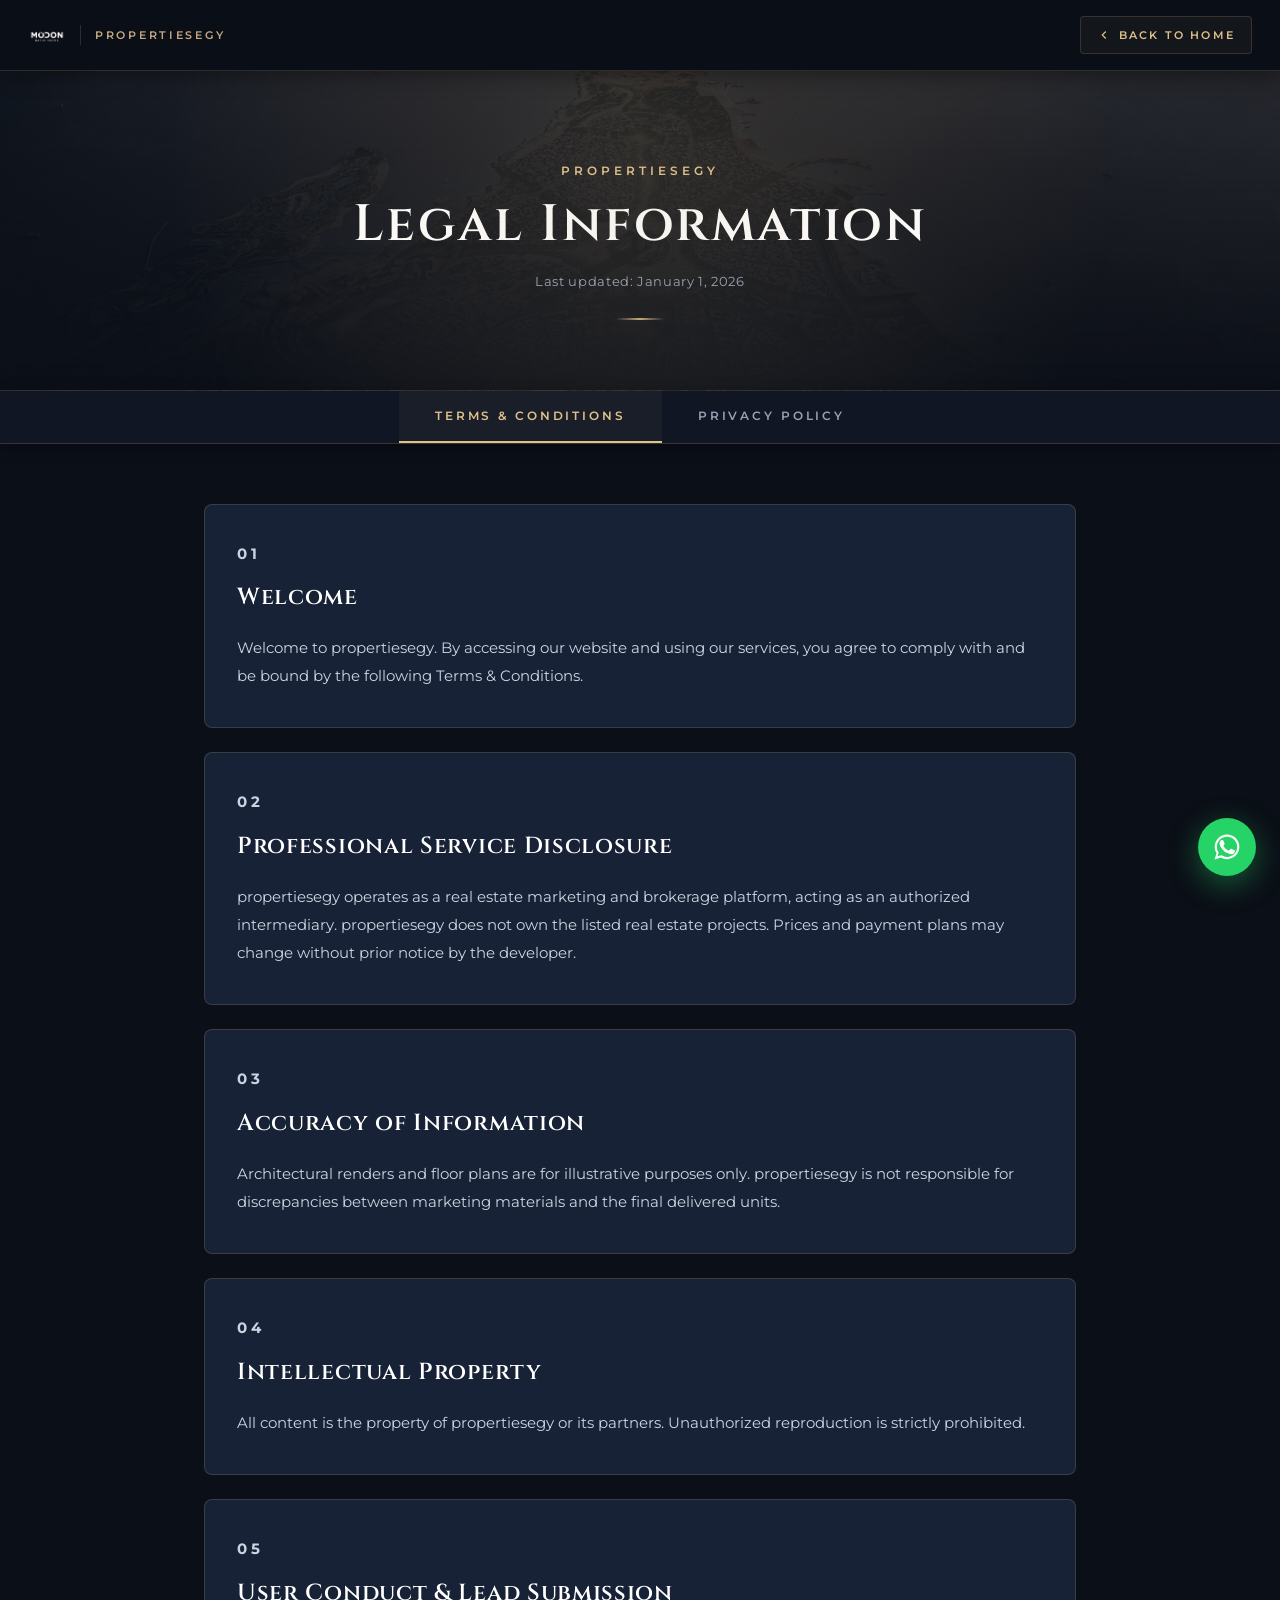
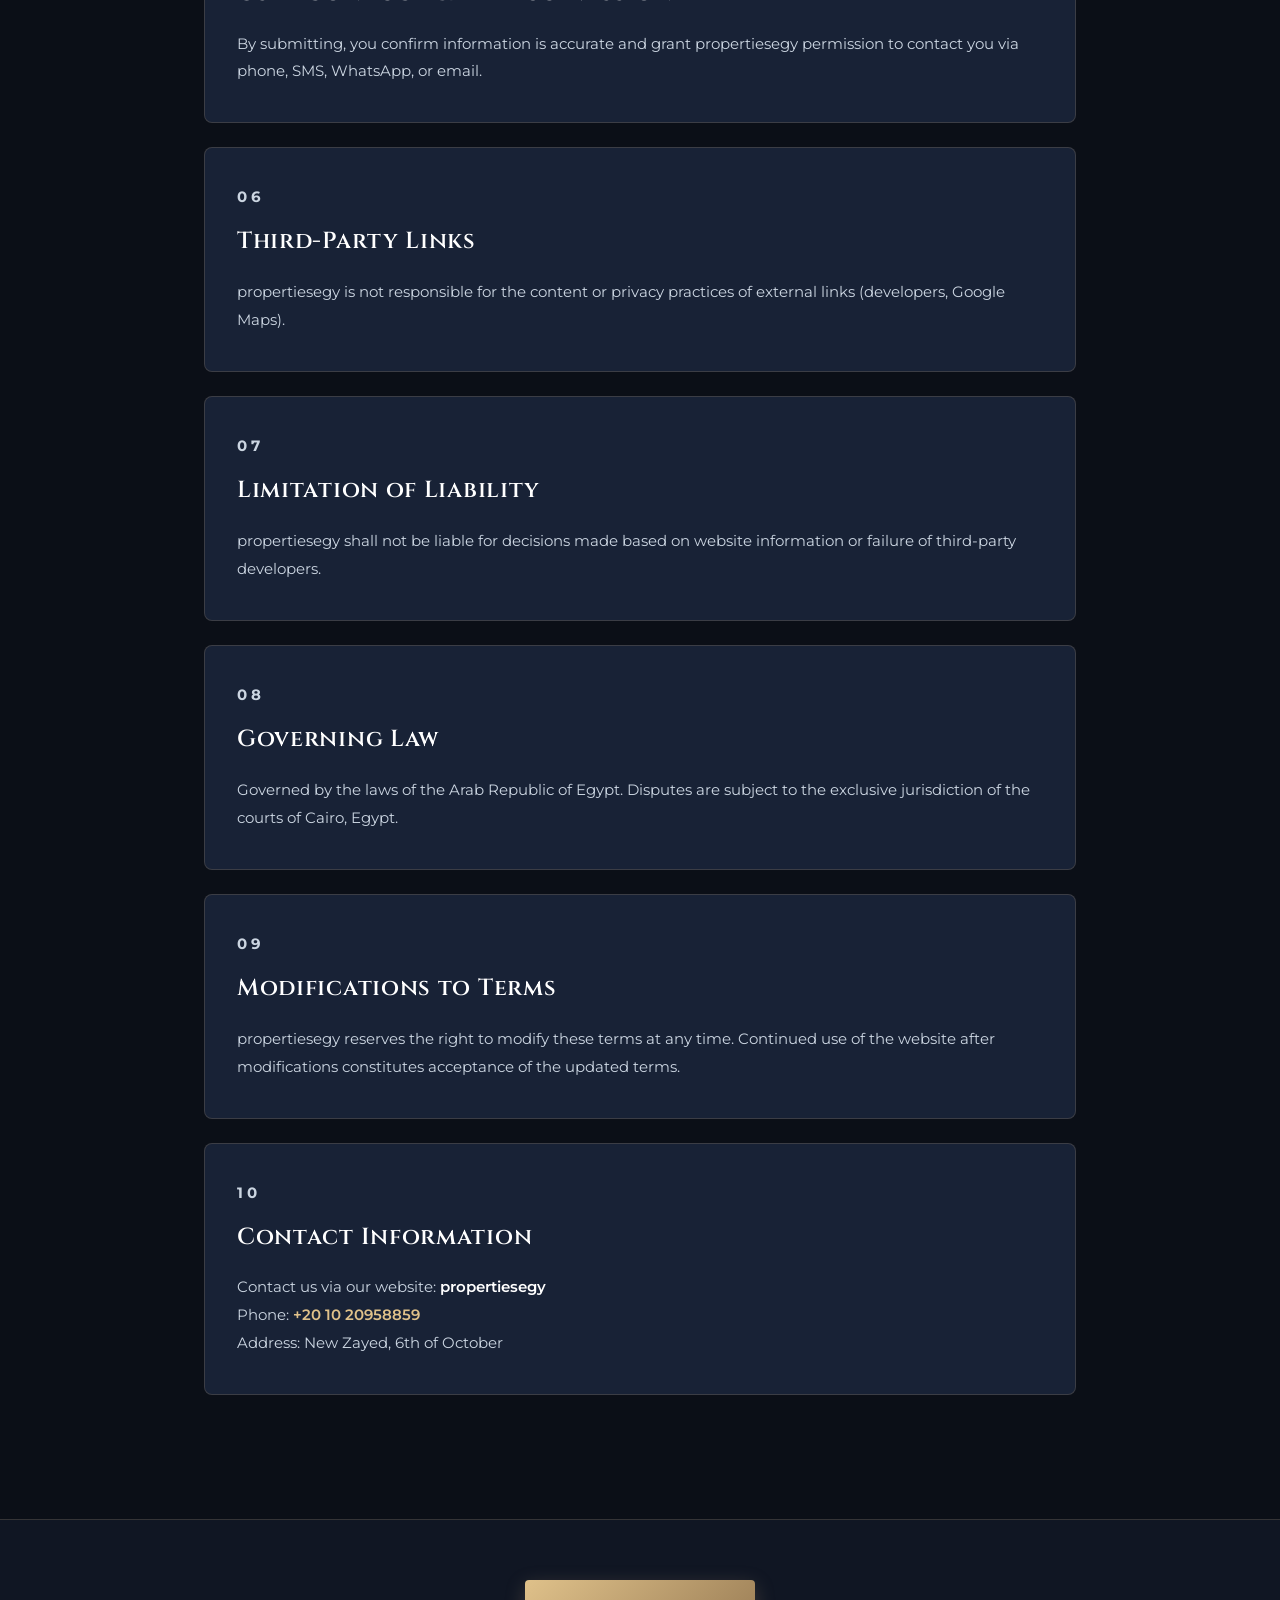
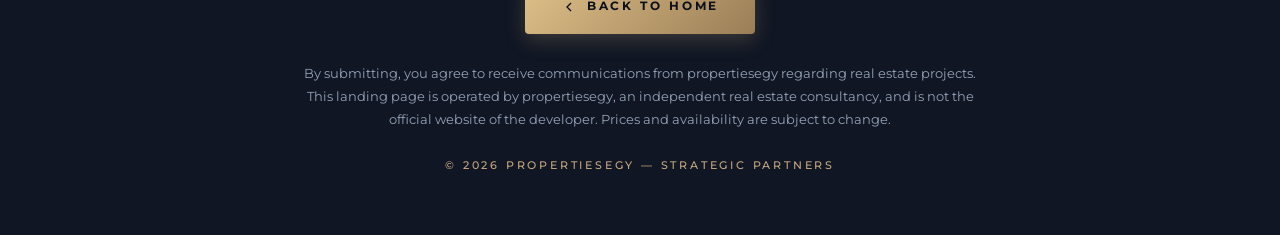
<file: legal.html>
<!DOCTYPE html>
<html lang="en">
<head>
  <meta charset="UTF-8" />
  <meta name="viewport" content="width=device-width, initial-scale=1.0" />
  <title>Terms &amp; Conditions | Privacy Policy — propertiesegy</title>
  <meta name="author" content="propertiesegy" />
  <meta name="description" content="Terms and Conditions and Privacy Policy for propertiesegy — Modon Ras El Hekma real estate landing page." />
  <link rel="icon" href="assets/images/favicon.ico" type="image/x-icon" />
  <link rel="preconnect" href="https://fonts.googleapis.com" />
  <link rel="preconnect" href="https://fonts.gstatic.com" crossorigin="anonymous" />
  <link href="https://fonts.googleapis.com/css2?family=Cinzel:wght@500;600;700;800&family=Montserrat:wght@300;400;500;600;700&display=swap" rel="stylesheet" />
  
  <style>
    :root {
      --bg: #0b0f17;
      --bg-alt: #101623;
      --surface: #141c2d;
      --card: #182236;
      --border: rgba(197, 168, 128, 0.2);
      --border-hover: rgba(197, 168, 128, 0.45);
      --gold: #c5a880;
      --gold-light: #dfc18a;
      --gold-dim: #9b7e56;
      --fg: #f5f5f7;
      --fg-subtle: #cbd5e1;
      --muted: #94a3b8;
      --max-w: 920px;
    }
    *, *::before, *::after { box-sizing: border-box; margin: 0; padding: 0; }
    html { scroll-behavior: smooth; }
    body {
      font-family: 'Montserrat', system-ui, -apple-system, sans-serif;
      background: var(--bg);
      color: var(--fg);
      line-height: 1.85;
      font-weight: 400;
      -webkit-font-smoothing: antialiased;
      min-height: 100vh;
      display: flex;
      flex-direction: column;
    }
    a { color: inherit; text-decoration: none; }
    img { display: block; max-width: 100%; }

    /* TOP BAR */
    .top-bar {
      position: sticky; top: 0; z-index: 100;
      background: rgba(11, 15, 23, 0.92);
      backdrop-filter: blur(16px);
      border-bottom: 1px solid var(--border);
      padding: 16px 28px;
      display: flex; align-items: center; justify-content: space-between;
      box-shadow: 0 4px 20px rgba(0,0,0,0.4);
    }
    .brand-group {
      display: flex;
      align-items: center;
      gap: 14px;
    }
    .top-bar img { height: 38px; width: auto; }
    .brand-sub {
      font-size: 0.68rem;
      letter-spacing: 0.25em;
      text-transform: uppercase;
      color: var(--gold);
      border-left: 1px solid var(--border);
      padding-left: 14px;
      font-weight: 600;
    }
    .back-link {
      display: inline-flex; align-items: center; gap: 8px;
      font-size: 0.68rem; letter-spacing: 0.2em; text-transform: uppercase;
      color: var(--gold-light); font-weight: 600;
      padding: 8px 16px;
      border: 1px solid var(--border);
      border-radius: 4px;
      transition: all .25s ease;
      background: rgba(197, 168, 128, 0.05);
    }
    .back-link:hover {
      background: var(--gold);
      color: #0b0f17;
      border-color: var(--gold);
      transform: translateX(-3px);
    }
    .back-link svg { width: 14px; height: 14px; }

    /* HERO STRIP */
    .legal-hero {
      position: relative;
      background: linear-gradient(to bottom, rgba(11, 15, 23, 0.88) 0%, var(--bg) 100%),
                  url('assets/images/gallery-5-Cm_BMltj.webp') center 40% / cover no-repeat;
      padding: 90px 24px 70px;
      text-align: center;
      border-bottom: 1px solid var(--border);
      overflow: hidden;
    }
    .legal-hero::before {
      content: '';
      position: absolute;
      inset: 0;
      background: radial-gradient(circle at 50% 30%, rgba(197, 168, 128, 0.15), transparent 70%);
      pointer-events: none;
    }
    .legal-hero-eyebrow {
      font-size: 0.72rem; letter-spacing: 0.35em; text-transform: uppercase;
      color: var(--gold-light); font-weight: 600;
      margin-bottom: 12px;
    }
    .legal-hero h1 {
      font-family: 'Cinzel', serif;
      font-size: clamp(2rem, 4vw, 3.2rem);
      font-weight: 600;
      color: #ffffff;
      letter-spacing: 0.05em;
      line-height: 1.2;
    }
    .legal-hero .updated {
      margin-top: 14px; font-size: 0.8rem; color: var(--muted);
      letter-spacing: 0.05em;
    }
    .gold-line { width: 48px; height: 2px; background: linear-gradient(90deg, transparent, var(--gold), transparent); margin: 24px auto 0; }

    /* TAB NAVIGATION */
    .tab-nav {
      display: flex; justify-content: center;
      border-bottom: 1px solid var(--border);
      background: var(--bg-alt);
      position: sticky; top: 71px; z-index: 50;
      box-shadow: 0 4px 15px rgba(0,0,0,0.3);
    }
    .tab-btn {
      padding: 18px 36px;
      font-family: 'Montserrat', sans-serif;
      font-size: 0.72rem; letter-spacing: 0.25em; text-transform: uppercase;
      font-weight: 600; color: var(--muted); cursor: pointer;
      background: transparent; border: none;
      border-bottom: 2px solid transparent;
      transition: all .25s ease;
    }
    .tab-btn.active {
      color: var(--gold-light);
      border-bottom-color: var(--gold-light);
      background: rgba(197, 168, 128, 0.05);
    }
    .tab-btn:hover { color: #ffffff; }

    /* CONTENT BODY */
    .legal-body {
      max-width: var(--max-w);
      margin: 0 auto;
      padding: 60px 24px 100px;
      width: 100%;
      flex: 1;
    }

    .tab-panel { display: none; }
    .tab-panel.active { display: block; animation: fadeIn .3s ease; }

    @keyframes fadeIn {
      from { opacity: 0; transform: translateY(6px); }
      to { opacity: 1; transform: translateY(0); }
    }

    /* Sections */
    .legal-section {
      padding: 36px 32px;
      margin-bottom: 24px;
      background: var(--card);
      border: 1px solid var(--border);
      border-radius: 8px;
      transition: border-color 0.3s ease;
    }
    .legal-section:hover {
      border-color: var(--border-hover);
    }

    .section-num {
      font-size: 0.65rem; letter-spacing: 0.3em; text-transform: uppercase;
      color: var(--gold); font-weight: 700; margin-bottom: 8px;
    }
    .legal-section h2 {
      font-family: 'Cinzel', Georgia, serif;
      font-size: 1.45rem; font-weight: 600; margin-bottom: 16px;
      color: #ffffff;
      letter-spacing: 0.03em;
    }
    .legal-section p {
      font-size: 0.92rem; line-height: 1.9; color: var(--fg-subtle);
    }
    .legal-section ul {
      list-style: none; margin-top: 14px;
      display: flex; flex-direction: column; gap: 10px;
    }
    .legal-section ul li {
      font-size: 0.92rem; line-height: 1.8; color: var(--fg-subtle);
      padding-left: 24px; position: relative;
    }
    .legal-section ul li::before {
      content: '—';
      position: absolute; left: 0;
      color: var(--gold); font-size: 0.85rem;
    }
    .legal-section strong { color: #ffffff; font-weight: 600; }

    /* FOOTER */
    .legal-footer {
      background: var(--bg-alt);
      border-top: 1px solid var(--border);
      padding: 60px 24px;
      text-align: center;
      margin-top: auto;
    }
    .legal-footer p {
      font-size: 0.8rem; line-height: 1.8; color: var(--muted); max-width: 680px; margin: 0 auto;
    }
    .legal-footer .footer-copy {
      margin-top: 24px; font-size: 0.7rem; letter-spacing: 0.25em;
      text-transform: uppercase; color: var(--gold); font-weight: 500;
    }
    .back-home-btn {
      display: inline-flex; align-items: center; gap: 10px;
      padding: 16px 36px; margin-bottom: 28px;
      background: linear-gradient(135deg, var(--gold-light), var(--gold-dim));
      color: #0b0f17;
      font-family: 'Montserrat', sans-serif;
      font-size: 0.72rem; font-weight: 700;
      letter-spacing: 0.25em; text-transform: uppercase;
      box-shadow: 0 6px 20px rgba(197, 168, 128, 0.25);
      border-radius: 4px;
      transition: all .3s ease;
    }
    .back-home-btn:hover {
      transform: translateY(-2px);
      box-shadow: 0 10px 28px rgba(197, 168, 128, 0.4);
      filter: brightness(1.1);
    }

    /* WHATSAPP FAB */
    #wa-fab {
      position: fixed; bottom: 24px; right: 24px; z-index: 9999;
      width: 58px; height: 58px; border-radius: 50%;
      background: #25d366; display: flex; align-items: center; justify-content: center;
      box-shadow: 0 8px 30px rgba(37,211,102,0.4);
      transition: transform .25s ease, box-shadow .25s ease;
    }
    #wa-fab:hover {
      transform: scale(1.08);
      box-shadow: 0 12px 35px rgba(37,211,102,0.6);
    }
    #wa-fab svg { width: 30px; height: 30px; fill: #fff; }

    @media (max-width: 640px) {
      .top-bar { padding: 14px 16px; }
      .brand-sub { display: none; }
      .tab-btn { padding: 14px 18px; font-size: 0.65rem; letter-spacing: 0.15em; }
      .legal-section { padding: 24px 20px; }
      .legal-hero { padding: 60px 16px 45px; }
    }
  </style>
</head>
<body>

<!-- TOP BAR -->
<nav class="top-bar">
  <div class="brand-group">
    <a href="index.html">
      <img src="assets/images/modon-logo-CURW6xTO.png" alt="Modon Developments" />
    </a>
    <span class="brand-sub">propertiesegy</span>
  </div>
  <a href="index.html" class="back-link">
    <svg fill="none" stroke="currentColor" stroke-width="2" viewBox="0 0 24 24"><path d="m15 18-6-6 6-6"/></svg>
    Back to Home
  </a>
</nav>

<!-- HERO STRIP -->
<div class="legal-hero">
  <p class="legal-hero-eyebrow">propertiesegy</p>
  <h1>Legal Information</h1>
  <p class="updated">Last updated: January 1, 2026</p>
  <div class="gold-line"></div>
</div>

<!-- TAB NAVIGATION -->
<div class="tab-nav">
  <button class="tab-btn active" onclick="switchTab('terms', this)">Terms &amp; Conditions</button>
  <button class="tab-btn" onclick="switchTab('privacy', this)">Privacy Policy</button>
</div>

<!-- CONTENT BODY -->
<div class="legal-body">

  <!-- ══ TERMS & CONDITIONS ══ -->
  <div class="tab-panel active" id="tab-terms">

    <div class="legal-section">
      <p class="section-num">01</p>
      <h2>Welcome</h2>
      <p>
        Welcome to propertiesegy. By accessing our website and using our services, you agree to comply with and be bound by the following Terms &amp; Conditions.
      </p>
    </div>

    <div class="legal-section">
      <p class="section-num">02</p>
      <h2>Professional Service Disclosure</h2>
      <p>
        propertiesegy operates as a real estate marketing and brokerage platform, acting as an authorized intermediary. propertiesegy does not own the listed real estate projects. Prices and payment plans may change without prior notice by the developer.
      </p>
    </div>

    <div class="legal-section">
      <p class="section-num">03</p>
      <h2>Accuracy of Information</h2>
      <p>
        Architectural renders and floor plans are for illustrative purposes only. propertiesegy is not responsible for discrepancies between marketing materials and the final delivered units.
      </p>
    </div>

    <div class="legal-section">
      <p class="section-num">04</p>
      <h2>Intellectual Property</h2>
      <p>
        All content is the property of propertiesegy or its partners. Unauthorized reproduction is strictly prohibited.
      </p>
    </div>

    <div class="legal-section">
      <p class="section-num">05</p>
      <h2>User Conduct &amp; Lead Submission</h2>
      <p>
        By submitting, you confirm information is accurate and grant propertiesegy permission to contact you via phone, SMS, WhatsApp, or email.
      </p>
    </div>

    <div class="legal-section">
      <p class="section-num">06</p>
      <h2>Third-Party Links</h2>
      <p>
        propertiesegy is not responsible for the content or privacy practices of external links (developers, Google Maps).
      </p>
    </div>

    <div class="legal-section">
      <p class="section-num">07</p>
      <h2>Limitation of Liability</h2>
      <p>
        propertiesegy shall not be liable for decisions made based on website information or failure of third-party developers.
      </p>
    </div>

    <div class="legal-section">
      <p class="section-num">08</p>
      <h2>Governing Law</h2>
      <p>
        Governed by the laws of the Arab Republic of Egypt. Disputes are subject to the exclusive jurisdiction of the courts of Cairo, Egypt.
      </p>
    </div>

    <div class="legal-section">
      <p class="section-num">09</p>
      <h2>Modifications to Terms</h2>
      <p>
        propertiesegy reserves the right to modify these terms at any time. Continued use of the website after modifications constitutes acceptance of the updated terms.
      </p>
    </div>

    <div class="legal-section">
      <p class="section-num">10</p>
      <h2>Contact Information</h2>
      <p>
        Contact us via our website: <strong>propertiesegy</strong><br />
        Phone: <a href="tel:+201020958859" style="color:var(--gold-light); font-weight:600;">+20 10 20958859</a><br />
        Address: New Zayed, 6th of October
      </p>
    </div>

  </div><!-- /tab-terms -->


  <!-- ══ PRIVACY POLICY ══ -->
  <div class="tab-panel" id="tab-privacy">

    <div class="legal-section">
      <p class="section-num">01</p>
      <h2>Information We Collect</h2>
      <p>
        We collect personal information you voluntarily provide:
      </p>
      <ul>
        <li>Full Name</li>
        <li>Phone Number</li>
        <li>Specific property preferences</li>
      </ul>
    </div>

    <div class="legal-section">
      <p class="section-num">02</p>
      <h2>How We Use Your Information</h2>
      <p>Used strictly for providing real estate consultation:</p>
      <ul>
        <li>Contact you regarding your inquiry</li>
        <li>Provide brochures and pricing</li>
        <li>Schedule meetings or site visits</li>
      </ul>
    </div>

    <div class="legal-section">
      <p class="section-num">03</p>
      <h2>Information Sharing &amp; Disclosure</h2>
      <p>
        We do not sell your personal information. propertiesegy shares data strictly with authorized real estate developer partners associated with the projects you inquired about, to provide official details.
      </p>
    </div>

    <div class="legal-section">
      <p class="section-num">04</p>
      <h2>Data Security</h2>
      <p>
        propertiesegy implements appropriate security measures to protect your information from unauthorized access, alteration, disclosure, or destruction.
      </p>
    </div>

    <div class="legal-section">
      <p class="section-num">05</p>
      <h2>Your Rights</h2>
      <p>
        You have the right to request access, correction, or deletion of your data at any time. Contact us using the details below to exercise these rights.
      </p>
    </div>

    <div class="legal-section">
      <p class="section-num">06</p>
      <h2>Contact Us</h2>
      <p>
        If you have any questions, please contact propertiesegy at:<br /><br />
        Phone: <a href="tel:+201020958859" style="color:var(--gold-light); font-weight:600;">+20 10 20958859</a><br />
        Address: New Zayed, 6th of October
      </p>
    </div>

  </div><!-- /tab-privacy -->

</div><!-- /legal-body -->


<!-- FOOTER -->
<footer class="legal-footer">
  <a href="index.html" class="back-home-btn">
    <svg width="16" height="16" fill="none" stroke="currentColor" stroke-width="2" viewBox="0 0 24 24"><path d="m15 18-6-6 6-6"/></svg>
    Back to Home
  </a>
  <p>
    By submitting, you agree to receive communications from propertiesegy regarding real estate projects. This landing page is operated by propertiesegy, an independent real estate consultancy, and is not the official website of the developer. Prices and availability are subject to change.
  </p>
  <p class="footer-copy">&copy; <span id="yr">2026</span> propertiesegy &mdash; Strategic Partners</p>
</footer>

<!-- WA FAB -->
<a id="wa-fab" href="https://wa.me/201020958859?text=I%20am%20interested%20in%20Modon%20Developments%20-%20Ras%20El%20Hekma%20project." target="_blank" rel="noopener noreferrer" aria-label="Chat on WhatsApp">
  <svg viewBox="0 0 24 24" aria-hidden="true">
    <path d="M17.47 14.38c-.3-.15-1.75-.86-2.02-.96-.27-.1-.47-.15-.67.15-.2.3-.77.96-.94 1.16-.17.2-.35.22-.64.07-.3-.15-1.25-.46-2.38-1.47-.88-.79-1.47-1.76-1.64-2.06-.17-.3-.02-.46.13-.61.15-.15.3-.35.45-.53.15-.17.2-.3.3-.5.1-.2.05-.37-.03-.52-.07-.15-.67-1.61-.92-2.2-.24-.58-.49-.5-.67-.5h-.57c-.2 0-.52.07-.79.37-.27.3-1.04 1.01-1.04 2.47 0 1.46 1.06 2.87 1.21 3.07.15.2 2.06 3.28 5.02 4.48 2.96 1.2 3.14 1 3.71.95.57-.05 1.83-.74 2.09-1.46.26-.72.26-1.34.18-1.47-.07-.13-.27-.2-.57-.35Z"/>
    <path d="M12.04 2C6.6 2 2.2 6.4 2.2 11.83c0 1.9.53 3.68 1.46 5.2L2 22l5.1-1.6a9.8 9.8 0 0 0 4.94 1.33c5.43 0 9.84-4.4 9.84-9.84C21.88 6.4 17.47 2 12.04 2Zm0 17.94a8.1 8.1 0 0 1-4.33-1.25l-.31-.19-3.02.95.96-2.94-.2-.32a8.06 8.06 0 0 1-1.24-4.36c0-4.47 3.65-8.11 8.14-8.11 4.49 0 8.14 3.64 8.14 8.11 0 4.47-3.65 8.11-8.14 8.11Z"/>
  </svg>
</a>

<script>
  document.getElementById('yr').textContent = new Date().getFullYear();

  function switchTab(id, btn) {
    document.querySelectorAll('.tab-panel').forEach(p => p.classList.remove('active'));
    document.querySelectorAll('.tab-btn').forEach(b => b.classList.remove('active'));
    
    const panel = document.getElementById('tab-' + id);
    if (panel) {
      panel.classList.add('active');
    }
    if (btn) {
      btn.classList.add('active');
    }
  }

  function handleHash() {
    const hash = window.location.hash;
    if (hash === '#privacy') {
      const btn = document.querySelectorAll('.tab-btn')[1];
      switchTab('privacy', btn);
    } else if (hash === '#terms') {
      const btn = document.querySelectorAll('.tab-btn')[0];
      switchTab('terms', btn);
    }
  }

  window.addEventListener('DOMContentLoaded', handleHash);
  window.addEventListener('hashchange', handleHash);
</script>
</body>
</html>
</file>
